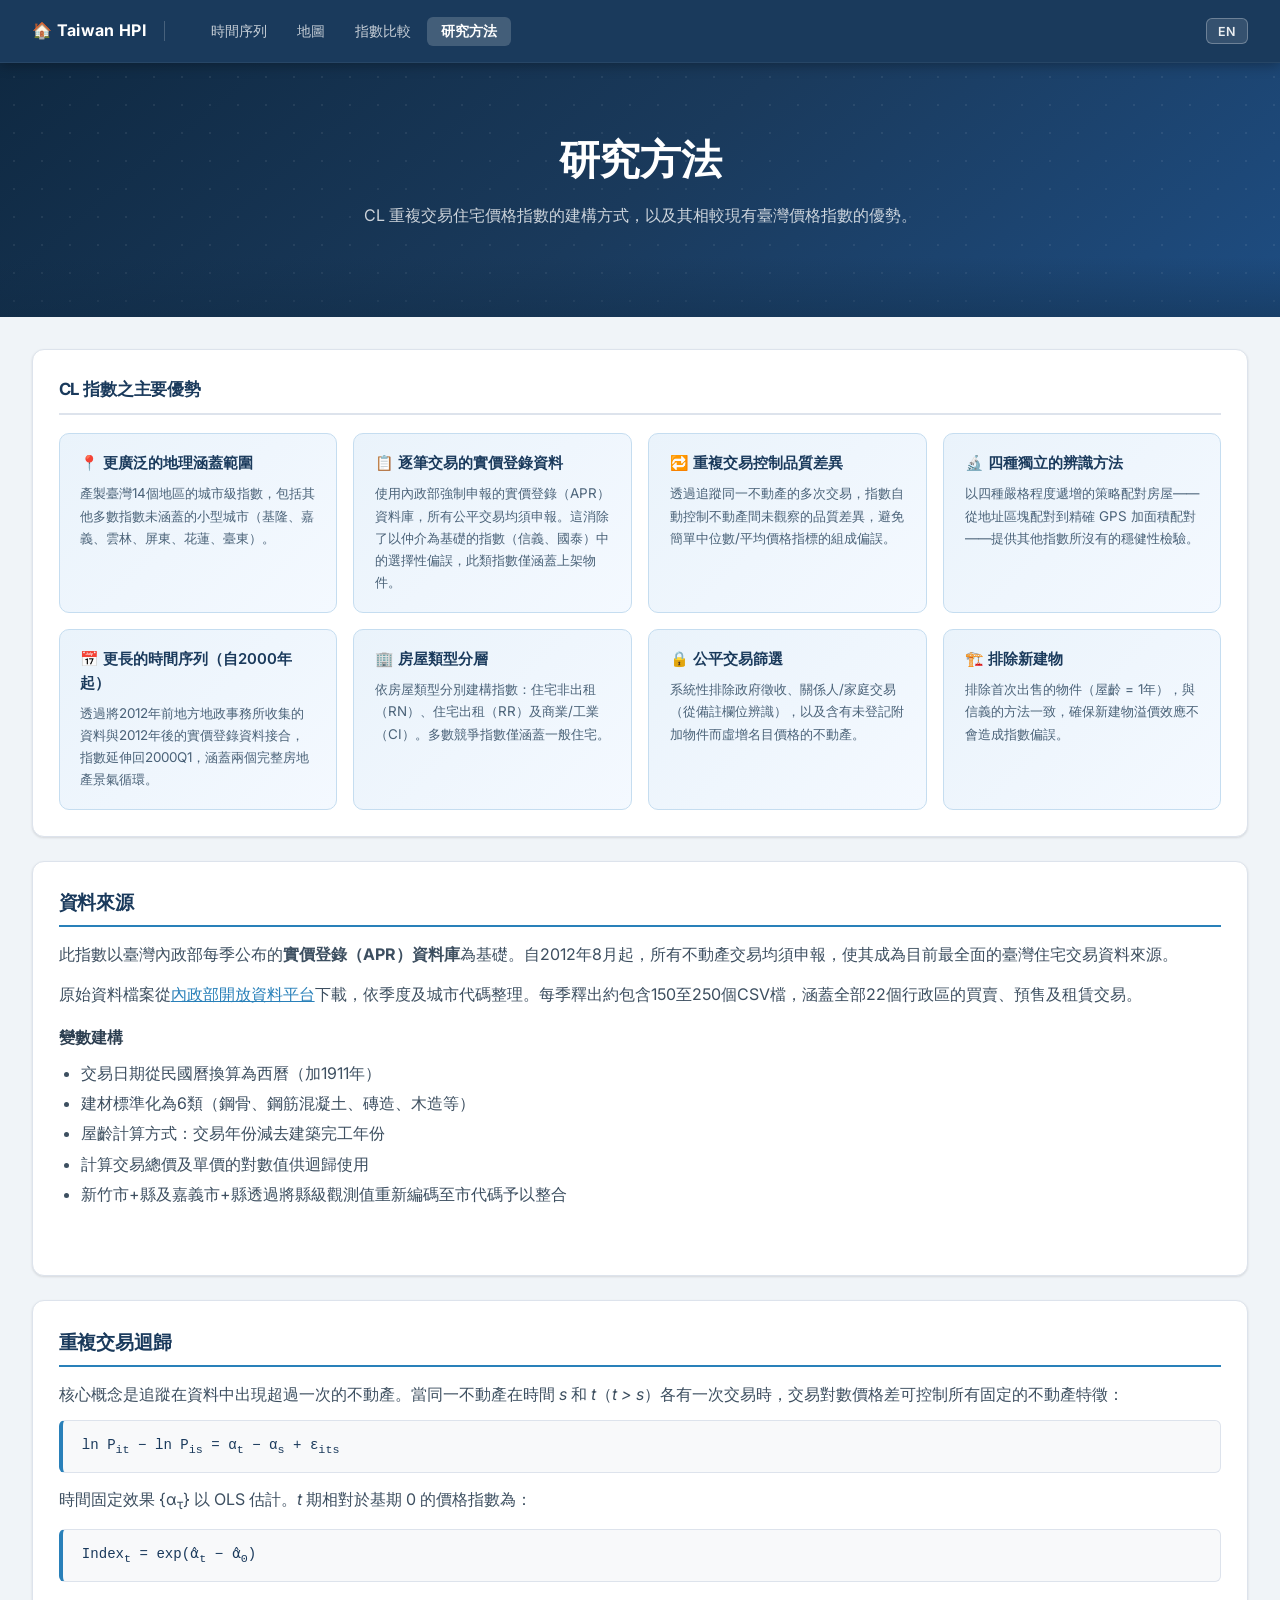
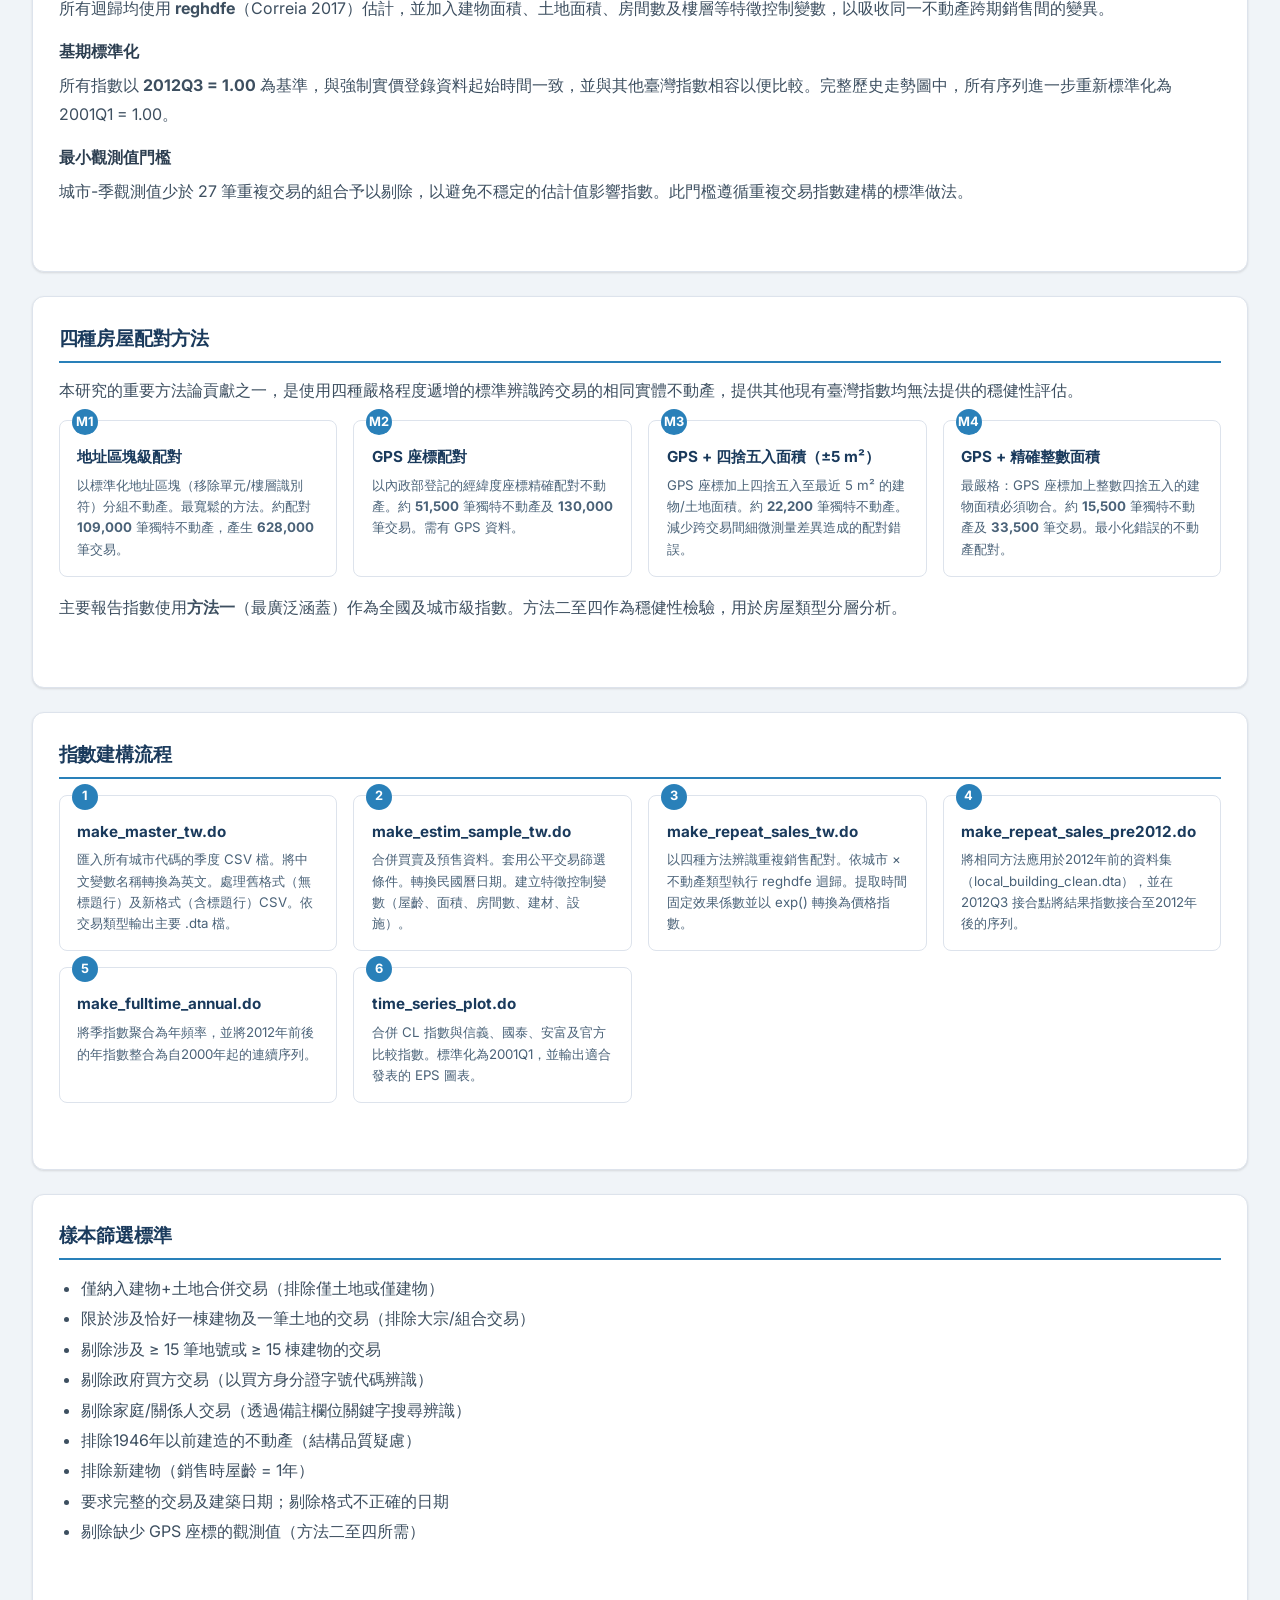
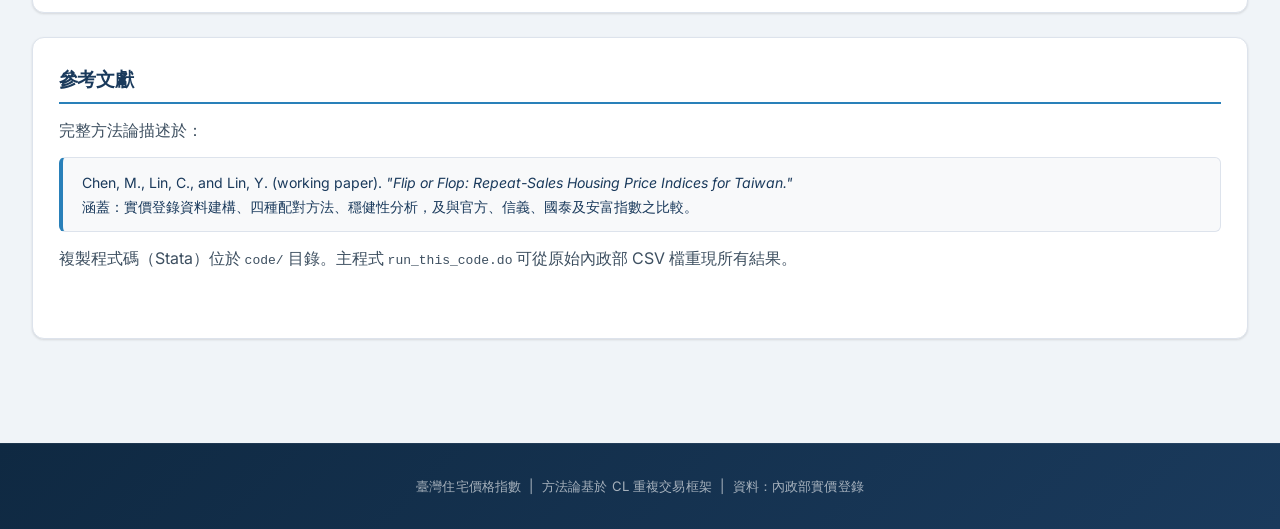
<file: methodology.html>
<!DOCTYPE html>
<html lang="zh">
<head>
  <meta charset="UTF-8">
  <meta name="viewport" content="width=device-width, initial-scale=1.0">
  <title data-i18n="page.title.methodology">研究方法 – 臺灣住宅價格指數</title>
  <link rel="stylesheet" href="css/style.css">
  <script src="js/i18n.js"></script>
  <style>
    .math-block {
      background: #f8f9fa;
      border: 1px solid var(--border);
      border-left: 4px solid var(--secondary);
      border-radius: 6px;
      padding: .8rem 1.2rem;
      font-family: 'Courier New', monospace;
      font-size: .88rem;
      color: var(--primary);
      margin: .75rem 0;
      overflow-x: auto;
    }
    .method-badge {
      display: inline-block;
      background: var(--secondary);
      color: #fff;
      border-radius: 4px;
      padding: .15rem .55rem;
      font-size: .78rem;
      font-weight: 600;
      margin-right: .4rem;
      vertical-align: middle;
    }
    .step-grid {
      display: grid;
      grid-template-columns: repeat(auto-fill, minmax(260px, 1fr));
      gap: 1rem;
      margin: 1rem 0;
    }
    .step-card {
      background: var(--card);
      border: 1px solid var(--border);
      border-radius: 8px;
      padding: 1rem 1.1rem;
      position: relative;
    }
    .step-num {
      position: absolute;
      top: -12px; left: 12px;
      background: var(--secondary);
      color: #fff;
      border-radius: 50%;
      width: 26px; height: 26px;
      display: flex; align-items: center; justify-content: center;
      font-weight: 700; font-size: .8rem;
    }
    .step-card h4 { margin-top: .5rem; font-size: .95rem; color: var(--primary); }
    .step-card p  { font-size: .83rem; color: #4a6278; line-height: 1.6; margin: .35rem 0 0; }
  </style>
</head>
<body>

<nav>
  <div class="nav-inner">
    <a class="nav-brand" href="index.html">🏠 Taiwan HPI</a>
    <ul class="nav-links">
      <li><a href="index.html"       data-i18n="nav.timeseries">時間序列</a></li>
      <li><a href="map.html"         data-i18n="nav.gismap">地圖</a></li>
      <li><a href="comparison.html"  data-i18n="nav.comparison">指數比較</a></li>
      <li><a href="methodology.html" class="active" data-i18n="nav.methodology">研究方法</a></li>
    </ul>
    <button id="lang-toggle" class="lang-btn"
            onclick="setLang(document.documentElement.lang==='zh'?'en':'zh')">EN</button>
  </div>
</nav>

<div class="hero">
  <div class="hero-content">
    <h1 data-i18n="meth.hero.title">研究方法</h1>
    <p  data-i18n="meth.hero.desc">CL 重複交易住宅價格指數的建構方式，以及其相較現有臺灣價格指數的優勢。</p>
  </div>
</div>

<div class="container">

  <!-- ── Key Advantages ────────────────────────────────────────── -->
  <div class="card">
    <div class="card-title" data-i18n="meth.adv.title">CL 指數之主要優勢</div>
    <div class="advantage-grid">

      <div class="advantage-card">
        <h4>📍 <span class="lang-zh">更廣泛的地理涵蓋範圍</span><span class="lang-en">Broader Geographic Coverage</span></h4>
        <p class="lang-zh">產製臺灣14個地區的城市級指數，包括其他多數指數未涵蓋的小型城市（基隆、嘉義、雲林、屏東、花蓮、臺東）。</p>
        <p class="lang-en">Produces separate city-level indices for 14 regions of Taiwan, including smaller cities and counties (Keelung, Chiayi, Yunlin, Pingtung, Hualien, Taitung) that are absent from most competing indices.</p>
      </div>

      <div class="advantage-card">
        <h4>📋 <span class="lang-zh">逐筆交易的實價登錄資料</span><span class="lang-en">Transaction-Level APR Data</span></h4>
        <p class="lang-zh">使用內政部強制申報的實價登錄（APR）資料庫，所有公平交易均須申報。這消除了以仲介為基礎的指數（信義、國泰）中的選擇性偏誤，此類指數僅涵蓋上架物件。</p>
        <p class="lang-en">Uses the Ministry of Interior's mandatory Actual Price Registration (APR) database — every arm's-length transaction must be reported. This eliminates the selection bias present in broker-based indices (Sinyi, Cathay), which only capture listed properties.</p>
      </div>

      <div class="advantage-card">
        <h4>🔁 <span class="lang-zh">重複交易控制品質差異</span><span class="lang-en">Repeat-Sales Controls for Quality</span></h4>
        <p class="lang-zh">透過追蹤同一不動產的多次交易，指數自動控制不動產間未觀察的品質差異，避免簡單中位數/平均價格指標的組成偏誤。</p>
        <p class="lang-en">By tracking the same property over multiple sales, the index automatically controls for unobserved quality differences across properties. This avoids the composition bias in simple median/average price measures.</p>
      </div>

      <div class="advantage-card">
        <h4>🔬 <span class="lang-zh">四種獨立的辨識方法</span><span class="lang-en">Four Independent Identification Methods</span></h4>
        <p class="lang-zh">以四種嚴格程度遞增的策略配對房屋——從地址區塊配對到精確 GPS 加面積配對——提供其他指數所沒有的穩健性檢驗。</p>
        <p class="lang-en">Properties are matched using four strategies of increasing stringency — from address-block matching to exact GPS + area matching — yielding a robustness check unavailable in other indices.</p>
      </div>

      <div class="advantage-card">
        <h4>📅 <span class="lang-zh">更長的時間序列（自2000年起）</span><span class="lang-en">Longer Time Series (from 2000)</span></h4>
        <p class="lang-zh">透過將2012年前地方地政事務所收集的資料與2012年後的實價登錄資料接合，指數延伸回2000Q1，涵蓋兩個完整房地產景氣循環。</p>
        <p class="lang-en">By splicing pre-2012 data collected from local land offices with post-2012 APR data, the index extends back to 2000Q1, providing two full real estate cycles for analysis.</p>
      </div>

      <div class="advantage-card">
        <h4>🏢 <span class="lang-zh">房屋類型分層</span><span class="lang-en">Property-Type Stratification</span></h4>
        <p class="lang-zh">依房屋類型分別建構指數：住宅非出租（RN）、住宅出租（RR）及商業/工業（CI）。多數競爭指數僅涵蓋一般住宅。</p>
        <p class="lang-en">Separate indices by property type: Residential-Non-rental (RN), Residential-Rental (RR), and Commercial/Industrial (CI). Most competing indices cover only general residential properties.</p>
      </div>

      <div class="advantage-card">
        <h4>🔒 <span class="lang-zh">公平交易篩選</span><span class="lang-en">Arm's-Length Filter</span></h4>
        <p class="lang-zh">系統性排除政府徵收、關係人/家庭交易（從備註欄位辨識），以及含有未登記附加物件而虛增名目價格的不動產。</p>
        <p class="lang-en">Systematically excludes government acquisitions, insider/family transactions (identified from the remarks field), and properties with unregistered add-ons that inflate nominal prices.</p>
      </div>

      <div class="advantage-card">
        <h4>🏗️ <span class="lang-zh">排除新建物</span><span class="lang-en">Excludes New Buildings</span></h4>
        <p class="lang-zh">排除首次出售的物件（屋齡 = 1年），與信義的方法一致，確保新建物溢價效應不會造成指數偏誤。</p>
        <p class="lang-en">Properties sold for the first time (age = 1 year) are excluded, consistent with the Sinyi methodology and ensuring that "new-build premium" effects do not bias the index.</p>
      </div>

    </div>
  </div>

  <!-- ── Data Source ───────────────────────────────────────────── -->
  <div class="card">
    <div class="method-section">
      <h2 data-i18n="meth.src.title">資料來源</h2>

      <p class="lang-zh">此指數以臺灣內政部每季公布的<strong>實價登錄（APR）資料庫</strong>為基礎。自2012年8月起，所有不動產交易均須申報，使其成為目前最全面的臺灣住宅交易資料來源。</p>
      <p class="lang-en">The index is based on the <strong>Actual Price Registration (APR) database</strong> (實價登錄) published quarterly by Taiwan's Ministry of Interior (MOI). Since August 2012, all real estate transactions must be registered, making this the most comprehensive source of Taiwan housing transaction data available.</p>

      <p class="lang-zh">原始資料檔案從<a href="https://plvr.land.moi.gov.tw/DownloadOpenData" target="_blank" style="color:var(--secondary)">內政部開放資料平台</a>下載，依季度及城市代碼整理。每季釋出約包含150至250個CSV檔，涵蓋全部22個行政區的買賣、預售及租賃交易。</p>
      <p class="lang-en">The raw data files are downloaded from the <a href="https://plvr.land.moi.gov.tw/DownloadOpenData" target="_blank" style="color:var(--secondary)">MOI Open Data Platform</a> and organized by quarter and city code. Each quarterly release contains approximately 150–250 CSV files covering sales, pre-sales, and rental transactions across all 22 administrative regions.</p>

      <h3><span class="lang-zh">變數建構</span><span class="lang-en">Variable Construction</span></h3>
      <ul>
        <li class="lang-zh">交易日期從民國曆換算為西曆（加1911年）</li>
        <li class="lang-en">Transaction dates converted from ROC calendar to Gregorian (add 1911)</li>
        <li class="lang-zh">建材標準化為6類（鋼骨、鋼筋混凝土、磚造、木造等）</li>
        <li class="lang-en">Building materials standardized into 6 categories (steel, reinforced concrete, brick, wood, etc.)</li>
        <li class="lang-zh">屋齡計算方式：交易年份減去建築完工年份</li>
        <li class="lang-en">Property age computed as transaction year minus construction completion year</li>
        <li class="lang-zh">計算交易總價及單價的對數值供迴歸使用</li>
        <li class="lang-en">Log transaction price and log unit price computed for regression</li>
        <li class="lang-zh">新竹市+縣及嘉義市+縣透過將縣級觀測值重新編碼至市代碼予以整合</li>
        <li class="lang-en">Hsinchu City+County and Chiayi City+County are consolidated by recoding county-level observations to city code</li>
      </ul>
    </div>
  </div>

  <!-- ── Repeat-Sales Method ───────────────────────────────────── -->
  <div class="card">
    <div class="method-section">
      <h2 data-i18n="meth.rs.title">重複交易迴歸</h2>

      <p class="lang-zh">核心概念是追蹤在資料中出現超過一次的不動產。當同一不動產在時間 <em>s</em> 和 <em>t</em>（<em>t &gt; s</em>）各有一次交易時，交易對數價格差可控制所有固定的不動產特徵：</p>
      <p class="lang-en">The core idea is to track properties that appear in the data more than once. When the same property transacts at times <em>s</em> and <em>t</em> (with <em>t &gt; s</em>), the log price difference controls for all fixed property characteristics:</p>

      <div class="math-block">
        ln P<sub>it</sub> − ln P<sub>is</sub> = α<sub>t</sub> − α<sub>s</sub> + ε<sub>its</sub>
      </div>

      <p class="lang-zh">時間固定效果 {α<sub>τ</sub>} 以 OLS 估計。<em>t</em> 期相對於基期 0 的價格指數為：</p>
      <p class="lang-en">The time fixed effects {α<sub>τ</sub>} are estimated via OLS. The price index at time t (relative to base period 0) is then:</p>

      <div class="math-block">
        Index<sub>t</sub> = exp(α̂<sub>t</sub> − α̂<sub>0</sub>)
      </div>

      <p class="lang-zh">所有迴歸均使用 <strong>reghdfe</strong>（Correia 2017）估計，並加入建物面積、土地面積、房間數及樓層等特徵控制變數，以吸收同一不動產跨期銷售間的變異。</p>
      <p class="lang-en">All regressions are estimated using <strong>reghdfe</strong> (Correia 2017) with hedonic controls for building area, land area, number of rooms, and floor number to absorb within-property variation across sale periods.</p>

      <h3><span class="lang-zh">基期標準化</span><span class="lang-en">Base Period Normalization</span></h3>
      <p class="lang-zh">所有指數以 <strong>2012Q3 = 1.00</strong> 為基準，與強制實價登錄資料起始時間一致，並與其他臺灣指數相容以便比較。完整歷史走勢圖中，所有序列進一步重新標準化為 2001Q1 = 1.00。</p>
      <p class="lang-en">All indices are normalized so that <strong>2012Q3 = 1.00</strong>. This coincides with the start of the mandatory APR data and aligns with other Taiwan indices for comparability. For the full-history plots, all series are further re-normalized to 2001Q1 = 1.00.</p>

      <h3><span class="lang-zh">最小觀測值門檻</span><span class="lang-en">Minimum Cell Size</span></h3>
      <p class="lang-zh">城市-季觀測值少於 27 筆重複交易的組合予以剔除，以避免不穩定的估計值影響指數。此門檻遵循重複交易指數建構的標準做法。</p>
      <p class="lang-en">City-quarter cells with fewer than 27 repeat-sale observations are dropped to prevent unstable estimates from driving the index. This threshold follows standard practice in repeat-sales index construction.</p>
    </div>
  </div>

  <!-- ── Four Identification Methods ──────────────────────────── -->
  <div class="card">
    <div class="method-section">
      <h2 data-i18n="meth.methods.title">四種房屋配對方法</h2>

      <p class="lang-zh">本研究的重要方法論貢獻之一，是使用四種嚴格程度遞增的標準辨識跨交易的相同實體不動產，提供其他現有臺灣指數均無法提供的穩健性評估。</p>
      <p class="lang-en">A key methodological contribution is the use of four progressively stringent criteria for identifying the same physical property across transactions. This allows a robustness assessment unavailable in any existing Taiwan index.</p>

      <div class="step-grid">
        <div class="step-card">
          <div class="step-num">M1</div>
          <h4>
            <span class="lang-zh">地址區塊級配對</span>
            <span class="lang-en">Block-Level Address Matching</span>
          </h4>
          <p class="lang-zh">以標準化地址區塊（移除單元/樓層識別符）分組不動產。最寬鬆的方法。約配對 <strong>109,000</strong> 筆獨特不動產，產生 <strong>628,000</strong> 筆交易。</p>
          <p class="lang-en">Properties are grouped by standardized block-level address (removing unit/floor identifiers). Most permissive method. Approximately <strong>109,000</strong> unique properties matched, yielding <strong>628,000</strong> transactions.</p>
        </div>
        <div class="step-card">
          <div class="step-num">M2</div>
          <h4>
            <span class="lang-zh">GPS 座標配對</span>
            <span class="lang-en">GPS Coordinate Matching</span>
          </h4>
          <p class="lang-zh">以內政部登記的經緯度座標精確配對不動產。約 <strong>51,500</strong> 筆獨特不動產及 <strong>130,000</strong> 筆交易。需有 GPS 資料。</p>
          <p class="lang-en">Properties matched exactly on latitude/longitude coordinates registered with the MOI. Approximately <strong>51,500</strong> unique properties and <strong>130,000</strong> transactions. Requires GPS data to be available.</p>
        </div>
        <div class="step-card">
          <div class="step-num">M3</div>
          <h4>
            <span class="lang-zh">GPS + 四捨五入面積（±5 m²）</span>
            <span class="lang-en">GPS + Rounded Area (±5 m²)</span>
          </h4>
          <p class="lang-zh">GPS 座標加上四捨五入至最近 5 m² 的建物/土地面積。約 <strong>22,200</strong> 筆獨特不動產。減少跨交易間細微測量差異造成的配對錯誤。</p>
          <p class="lang-en">GPS coordinates plus building/land areas rounded to the nearest 5 m². Approximately <strong>22,200</strong> unique properties. Reduces mismatches arising from minor measurement differences across transactions.</p>
        </div>
        <div class="step-card">
          <div class="step-num">M4</div>
          <h4>
            <span class="lang-zh">GPS + 精確整數面積</span>
            <span class="lang-en">GPS + Exact Integer Area</span>
          </h4>
          <p class="lang-zh">最嚴格：GPS 座標加上整數四捨五入的建物面積必須吻合。約 <strong>15,500</strong> 筆獨特不動產及 <strong>33,500</strong> 筆交易。最小化錯誤的不動產配對。</p>
          <p class="lang-en">Most stringent: GPS coordinates plus integer-rounded building area must match. Approximately <strong>15,500</strong> unique properties and <strong>33,500</strong> transactions. Minimizes false positive property matches.</p>
        </div>
      </div>

      <p style="margin-top:.75rem" class="lang-zh">主要報告指數使用<strong>方法一</strong>（最廣泛涵蓋）作為全國及城市級指數。方法二至四作為穩健性檢驗，用於房屋類型分層分析。</p>
      <p style="margin-top:.75rem" class="lang-en">The main reported index uses <strong>Method 1</strong> (broadest coverage) for the aggregate national and city-level indices. Methods 2–4 serve as robustness checks and are used in the property-type stratified analyses.</p>
    </div>
  </div>

  <!-- ── Construction Workflow ─────────────────────────────────── -->
  <div class="card">
    <div class="method-section">
      <h2 data-i18n="meth.wf.title">指數建構流程</h2>

      <div class="step-grid" style="grid-template-columns: repeat(auto-fill, minmax(220px,1fr))">
        <div class="step-card">
          <div class="step-num">1</div>
          <h4>make_master_tw.do</h4>
          <p class="lang-zh">匯入所有城市代碼的季度 CSV 檔。將中文變數名稱轉換為英文。處理舊格式（無標題行）及新格式（含標題行）CSV。依交易類型輸出主要 .dta 檔。</p>
          <p class="lang-en">Imports quarterly CSV files for all city codes. Renames Chinese variables to English. Handles old (no header) and new (with header) CSV formats. Outputs master .dta files by transaction type.</p>
        </div>
        <div class="step-card">
          <div class="step-num">2</div>
          <h4>make_estim_sample_tw.do</h4>
          <p class="lang-zh">合併買賣及預售資料。套用公平交易篩選條件。轉換民國曆日期。建立特徵控制變數（屋齡、面積、房間數、建材、設施）。</p>
          <p class="lang-en">Combines sales and presale data. Applies arm's-length filters. Converts ROC calendar dates. Creates hedonic control variables (age, area, rooms, material, amenities).</p>
        </div>
        <div class="step-card">
          <div class="step-num">3</div>
          <h4>make_repeat_sales_tw.do</h4>
          <p class="lang-zh">以四種方法辨識重複銷售配對。依城市 × 不動產類型執行 reghdfe 迴歸。提取時間固定效果係數並以 exp() 轉換為價格指數。</p>
          <p class="lang-en">Identifies repeat-sale pairs using all 4 methods. Runs reghdfe regressions by city × property type. Extracts time-fixed-effect coefficients and converts to price indices via exp() transformation.</p>
        </div>
        <div class="step-card">
          <div class="step-num">4</div>
          <h4>make_repeat_sales_pre2012.do</h4>
          <p class="lang-zh">將相同方法應用於2012年前的資料集（local_building_clean.dta），並在2012Q3 接合點將結果指數接合至2012年後的序列。</p>
          <p class="lang-en">Applies the same methodology to the pre-2012 dataset (local_building_clean.dta) and splices the resulting index to the post-2012 series at the 2012Q3 junction.</p>
        </div>
        <div class="step-card">
          <div class="step-num">5</div>
          <h4>make_fulltime_annual.do</h4>
          <p class="lang-zh">將季指數聚合為年頻率，並將2012年前後的年指數整合為自2000年起的連續序列。</p>
          <p class="lang-en">Aggregates the quarterly series to annual frequency and merges the pre- and post-2012 annual indices into a continuous series from 2000 onward.</p>
        </div>
        <div class="step-card">
          <div class="step-num">6</div>
          <h4>time_series_plot.do</h4>
          <p class="lang-zh">合併 CL 指數與信義、國泰、安富及官方比較指數。標準化為2001Q1，並輸出適合發表的 EPS 圖表。</p>
          <p class="lang-en">Merges CL indices with Sinyi, Cathay, AIFE, and Official comparison indices. Normalizes to 2001Q1 and exports publication-quality EPS plots.</p>
        </div>
      </div>
    </div>
  </div>

  <!-- ── Sample Selection ───────────────────────────────────────── -->
  <div class="card">
    <div class="method-section">
      <h2 data-i18n="meth.sample.title">樣本篩選標準</h2>
      <ul>
        <li class="lang-zh">僅納入建物+土地合併交易（排除僅土地或僅建物）</li>
        <li class="lang-en">Include only <em>building + land</em> bundle transactions (excludes land-only or building-only)</li>
        <li class="lang-zh">限於涉及恰好一棟建物及一筆土地的交易（排除大宗/組合交易）</li>
        <li class="lang-en">Restrict to transactions involving exactly one building unit and one land parcel (excludes bulk/portfolio deals)</li>
        <li class="lang-zh">剔除涉及 ≥ 15 筆地號或 ≥ 15 棟建物的交易</li>
        <li class="lang-en">Transactions with ≥ 15 parcels or ≥ 15 units are dropped</li>
        <li class="lang-zh">剔除政府買方交易（以買方身分證字號代碼辨識）</li>
        <li class="lang-en">Drop government-buyer transactions (identified from buyer identifier codes)</li>
        <li class="lang-zh">剔除家庭/關係人交易（透過備註欄位關鍵字搜尋辨識）</li>
        <li class="lang-en">Drop family/insider transactions (identified from the remarks field via keyword search)</li>
        <li class="lang-zh">排除1946年以前建造的不動產（結構品質疑慮）</li>
        <li class="lang-en">Exclude properties constructed before 1946 (structural quality concerns)</li>
        <li class="lang-zh">排除新建物（銷售時屋齡 = 1年）</li>
        <li class="lang-en">Exclude new buildings (age = 1 year at time of sale)</li>
        <li class="lang-zh">要求完整的交易及建築日期；剔除格式不正確的日期</li>
        <li class="lang-en">Require complete transaction and construction dates; drop malformed dates</li>
        <li class="lang-zh">剔除缺少 GPS 座標的觀測值（方法二至四所需）</li>
        <li class="lang-en">Drop observations with missing GPS coordinates (required for Methods 2–4)</li>
      </ul>
    </div>
  </div>

  <!-- ── Citation ──────────────────────────────────────────────── -->
  <div class="card">
    <div class="method-section">
      <h2 data-i18n="meth.cite.title">參考文獻</h2>

      <p class="lang-zh">完整方法論描述於：</p>
      <p class="lang-en">The full methodology is described in:</p>

      <div class="math-block" style="font-family:inherit;font-size:.88rem;line-height:1.7">
        Chen, M., Lin, C., and Lin, Y. (working paper).
        <em>"Flip or Flop: Repeat-Sales Housing Price Indices for Taiwan."</em><br>
        <span class="lang-zh">涵蓋：實價登錄資料建構、四種配對方法、穩健性分析，及與官方、信義、國泰及安富指數之比較。</span>
        <span class="lang-en">Covers: APR data construction, four matching methods, robustness analysis, and comparison with Official, Sinyi, Cathay, and AIFE indices.</span>
      </div>

      <p class="lang-zh">複製程式碼（Stata）位於 <code>code/</code> 目錄。主程式 <code>run_this_code.do</code> 可從原始內政部 CSV 檔重現所有結果。</p>
      <p class="lang-en">Replication code (Stata) is available in the <code>code/</code> directory. The master script <code>run_this_code.do</code> reproduces all results from raw MOI CSV files.</p>
    </div>
  </div>

</div>

<footer data-i18n="meth.footer">
  臺灣住宅價格指數 &nbsp;|&nbsp;
  方法論基於 CL 重複交易框架 &nbsp;|&nbsp;
  資料：內政部實價登錄
</footer>

<script>
function onLangChange(lang) {
  // Static page — data-i18n and lang-zh/lang-en CSS handle everything
}
initLang();
</script>
</body>
</html>
</file>
<file: css/style.css>
/* Taiwan Housing Price Index – Main Stylesheet */

@import url('https://fonts.googleapis.com/css2?family=Inter:wght@400;500;600;700&display=swap');

:root {
  --primary:    #1a3a5c;
  --secondary:  #2980b9;
  --accent:     #e74c3c;
  --bg:         #f0f4f8;
  --card:       #ffffff;
  --border:     #dde3ec;
  --text:       #2c3e50;
  --muted:      #7f8c9b;
  --success:    #27ae60;
  --warning:    #e67e22;
  --shadow-sm:  0 1px 3px rgba(0,0,0,.07), 0 1px 2px rgba(0,0,0,.05);
  --shadow-md:  0 4px 16px rgba(0,0,0,.09), 0 1px 4px rgba(0,0,0,.05);
  --shadow-lg:  0 8px 32px rgba(0,0,0,.12), 0 2px 8px rgba(0,0,0,.06);
  --radius:     12px;
  --transition: .18s ease;
}

* { box-sizing: border-box; margin: 0; padding: 0; }
html { scroll-behavior: smooth; }
body {
  font-family: 'Inter', 'Segoe UI', system-ui, -apple-system, sans-serif;
  background: var(--bg);
  color: var(--text);
  min-height: 100vh;
  line-height: 1.6;
  -webkit-font-smoothing: antialiased;
}

/* ── Navigation ──────────────────────────────────────────────────── */
nav {
  background: var(--primary);
  padding: 0 2rem;
  position: sticky;
  top: 0;
  z-index: 1000;
  box-shadow: 0 2px 12px rgba(0,0,0,.3);
  border-bottom: 1px solid rgba(255,255,255,.06);
}
.nav-inner {
  max-width: 1280px;
  margin: 0 auto;
  display: flex;
  align-items: center;
  height: 62px;
  gap: 2rem;
}
.nav-brand {
  color: #fff;
  font-size: 1rem;
  font-weight: 700;
  text-decoration: none;
  white-space: nowrap;
  letter-spacing: 0.02em;
  display: flex;
  align-items: center;
  gap: .4rem;
}
.nav-brand::after {
  content: '';
  display: block;
  width: 1px;
  height: 20px;
  background: rgba(255,255,255,.2);
  margin-left: .75rem;
}
.nav-links {
  display: flex;
  gap: 0.15rem;
  list-style: none;
  flex-wrap: wrap;
}
.nav-links a {
  color: rgba(255,255,255,.75);
  text-decoration: none;
  font-size: 0.85rem;
  font-weight: 500;
  padding: 0.4rem 0.85rem;
  border-radius: 6px;
  transition: background var(--transition), color var(--transition);
  letter-spacing: .01em;
}
.nav-links a:hover { background: rgba(255,255,255,.12); color: #fff; }
.nav-links a.active {
  background: rgba(255,255,255,.18);
  color: #fff;
  font-weight: 600;
}

/* ── Hero ────────────────────────────────────────────────────────── */
.hero {
  background: linear-gradient(140deg, #0f2942 0%, #1a3a5c 50%, #1e4d82 100%);
  color: #fff;
  padding: 4rem 2rem 3.5rem;
  text-align: center;
  position: relative;
  overflow: hidden;
}
/* Subtle dot-grid overlay */
.hero::before {
  content: '';
  position: absolute;
  inset: 0;
  background-image: radial-gradient(circle, rgba(255,255,255,.07) 1px, transparent 1px);
  background-size: 28px 28px;
  pointer-events: none;
}
/* Soft bottom fade */
.hero::after {
  content: '';
  position: absolute;
  bottom: 0; left: 0; right: 0;
  height: 60px;
  background: linear-gradient(to bottom, transparent, rgba(15,41,66,.4));
  pointer-events: none;
}
.hero-content { position: relative; z-index: 1; }
.hero h1 {
  font-size: clamp(1.6rem, 3.2vw, 2.6rem);
  font-weight: 700;
  margin-bottom: .6rem;
  letter-spacing: -.01em;
}
.hero p {
  color: rgba(255,255,255,.78);
  font-size: 1rem;
  max-width: 660px;
  margin: 0 auto 2rem;
  line-height: 1.7;
}

/* Hero stats strip */
.hero-stats {
  display: flex;
  justify-content: center;
  gap: 0;
  flex-wrap: wrap;
  max-width: 640px;
  margin: 0 auto;
  position: relative;
  z-index: 1;
}
.hero-stat {
  flex: 1;
  min-width: 120px;
  padding: 1rem 1.25rem;
  border-right: 1px solid rgba(255,255,255,.15);
  text-align: center;
}
.hero-stat:last-child { border-right: none; }
.hero-stat-num {
  font-size: 1.9rem;
  font-weight: 700;
  color: #fff;
  line-height: 1;
  letter-spacing: -.02em;
}
.hero-stat-lbl {
  font-size: .75rem;
  color: rgba(255,255,255,.65);
  margin-top: .3rem;
  font-weight: 500;
  letter-spacing: .03em;
  text-transform: uppercase;
}

/* ── Layout ──────────────────────────────────────────────────────── */
.container {
  max-width: 1280px;
  margin: 0 auto;
  padding: 2rem;
}

/* ── Cards ───────────────────────────────────────────────────────── */
.card {
  background: var(--card);
  border: 1px solid var(--border);
  border-radius: var(--radius);
  padding: 1.6rem;
  margin-bottom: 1.5rem;
  box-shadow: var(--shadow-sm);
  transition: box-shadow var(--transition), transform var(--transition);
}
.card:hover {
  box-shadow: var(--shadow-md);
}
.card-title {
  font-size: 1.05rem;
  font-weight: 700;
  color: var(--primary);
  margin-bottom: 1.1rem;
  padding-bottom: .65rem;
  border-bottom: 2px solid var(--border);
  display: flex;
  align-items: center;
  gap: .5rem;
  letter-spacing: -.01em;
}

/* ── Buttons ─────────────────────────────────────────────────────── */
.btn {
  display: inline-flex;
  align-items: center;
  gap: .4rem;
  padding: .5rem 1.1rem;
  border-radius: 7px;
  font-size: .875rem;
  font-weight: 600;
  cursor: pointer;
  border: none;
  text-decoration: none;
  transition: all var(--transition);
  letter-spacing: .01em;
}
.btn:hover { transform: translateY(-1px); }
.btn-primary {
  background: var(--secondary);
  color: #fff;
  box-shadow: 0 2px 8px rgba(41,128,185,.35);
}
.btn-primary:hover { box-shadow: 0 4px 14px rgba(41,128,185,.45); }
.btn-success {
  background: var(--success);
  color: #fff;
  box-shadow: 0 2px 8px rgba(39,174,96,.3);
}
.btn-success:hover { box-shadow: 0 4px 14px rgba(39,174,96,.4); }
.btn-outline {
  background: #fff;
  border: 1.5px solid var(--secondary);
  color: var(--secondary);
}
.btn-outline:hover { background: #eaf4fb; }
.btn-sm { padding: .3rem .75rem; font-size: .8rem; }

/* ── Chart controls ──────────────────────────────────────────────── */
.controls {
  display: flex;
  flex-wrap: wrap;
  gap: .5rem;
  align-items: center;
  margin-bottom: 1rem;
}
.freq-toggle {
  display: flex;
  border: 1.5px solid var(--border);
  border-radius: 7px;
  overflow: hidden;
  box-shadow: var(--shadow-sm);
}
.freq-toggle button {
  padding: .35rem 1rem;
  font-size: .84rem;
  font-weight: 500;
  background: #fff;
  border: none;
  cursor: pointer;
  color: var(--muted);
  transition: background var(--transition), color var(--transition);
  font-family: inherit;
}
.freq-toggle button.active {
  background: var(--secondary);
  color: #fff;
  font-weight: 600;
}
.freq-toggle button:not(.active):hover { background: #f0f4f8; }

/* ── City selector ───────────────────────────────────────────────── */
.city-grid {
  display: flex;
  flex-wrap: wrap;
  gap: .4rem;
  margin-bottom: 1rem;
}
.city-chip {
  display: inline-flex;
  align-items: center;
  gap: .4rem;
  padding: .28rem .75rem;
  border-radius: 999px;
  font-size: .78rem;
  font-weight: 500;
  cursor: pointer;
  border: 1.5px solid transparent;
  transition: all var(--transition);
  user-select: none;
}
.city-chip .swatch {
  width: 9px; height: 9px;
  border-radius: 50%;
  flex-shrink: 0;
}
.city-chip.active  { opacity: 1; border-color: currentColor; box-shadow: 0 1px 4px rgba(0,0,0,.1); }
.city-chip.inactive{ opacity: 0.38; }
.city-chip:hover   { opacity: .85; transform: scale(1.04); }

/* ── Chart container ─────────────────────────────────────────────── */
.chart-wrap    { position: relative; height: 420px; }
.chart-wrap-lg { height: 520px; }

/* ── Download bar ────────────────────────────────────────────────── */
.download-bar {
  display: flex;
  flex-wrap: wrap;
  gap: .65rem;
  align-items: center;
  padding: 1rem 1.5rem;
  background: linear-gradient(135deg, #eaf3fb 0%, #f0f7ff 100%);
  border: 1px solid #c5ddf0;
  border-radius: var(--radius);
  margin-bottom: 1.5rem;
  box-shadow: var(--shadow-sm);
}
.download-bar span {
  font-size: .875rem;
  color: var(--primary);
  font-weight: 600;
  margin-right: .25rem;
}

/* ── Stats table ─────────────────────────────────────────────────── */
.stats-table {
  width: 100%;
  border-collapse: collapse;
  font-size: .88rem;
}
.stats-table thead tr {
  background: linear-gradient(135deg, #eaf3fb, #f4f8fc);
  color: var(--primary);
}
.stats-table th {
  padding: .7rem .9rem;
  font-weight: 600;
  font-size: .82rem;
  letter-spacing: .02em;
  text-transform: uppercase;
}
.stats-table td { padding: .6rem .9rem; border-bottom: 1px solid #f0f4f8; }
.stats-table tbody tr:last-child td { border-bottom: none; }
.stats-table tbody tr:hover td { background: #f7fafd; }

/* ── Map ─────────────────────────────────────────────────────────── */
#map { height: 580px; border-radius: 10px; }
.map-info-panel {
  background: var(--card);
  border: 1px solid var(--border);
  border-radius: var(--radius);
  padding: 1.25rem;
  min-height: 200px;
}
.stat-grid {
  display: grid;
  grid-template-columns: 1fr 1fr 1fr;
  gap: .65rem;
  margin-top: .75rem;
}
.stat-box {
  background: var(--bg);
  border: 1px solid var(--border);
  border-radius: 8px;
  padding: .75rem .5rem;
  text-align: center;
}
.stat-box .val {
  font-size: 1.45rem;
  font-weight: 700;
  color: var(--primary);
  letter-spacing: -.02em;
}
.stat-box .lbl { font-size: .72rem; color: var(--muted); margin-top: .2rem; line-height: 1.4; }
.positive { color: var(--accent)   !important; }
.negative { color: var(--success)  !important; }

/* ── Methodology page ────────────────────────────────────────────── */
.method-section { margin-bottom: 2.5rem; }
.method-section h2 {
  font-size: 1.2rem;
  font-weight: 700;
  color: var(--primary);
  margin-bottom: .8rem;
  padding-bottom: .45rem;
  border-bottom: 2px solid var(--secondary);
  letter-spacing: -.01em;
}
.method-section h3 {
  font-size: .97rem;
  font-weight: 600;
  color: var(--text);
  margin: 1.1rem 0 .4rem;
}
.method-section p  { line-height: 1.78; color: #3d4f60; margin-bottom: .75rem; }
.method-section ul { padding-left: 1.4rem; line-height: 1.9; color: #3d4f60; }

.advantage-grid {
  display: grid;
  grid-template-columns: repeat(auto-fill, minmax(270px, 1fr));
  gap: 1rem;
  margin-top: 1rem;
}
.advantage-card {
  background: linear-gradient(135deg, #eaf3fb 0%, #f4f9ff 100%);
  border: 1px solid #c5ddf0;
  border-radius: 10px;
  padding: 1.15rem 1.3rem;
  transition: box-shadow var(--transition), transform var(--transition);
}
.advantage-card:hover {
  box-shadow: var(--shadow-md);
  transform: translateY(-2px);
}
.advantage-card h4 { color: var(--primary); font-size: .93rem; font-weight: 600; margin-bottom: .4rem; }
.advantage-card p  { font-size: .84rem; color: #4a6278; line-height: 1.65; margin: 0; }

/* ── Comparison index cards ──────────────────────────────────────── */
.index-cards {
  display: grid;
  grid-template-columns: repeat(auto-fill, minmax(220px, 1fr));
  gap: .85rem;
  margin-top: 1rem;
}
.index-card {
  border-radius: 10px;
  border: 1px solid var(--border);
  border-left-width: 4px;
  background: var(--card);
  padding: 1rem 1.1rem;
  transition: box-shadow var(--transition), transform var(--transition);
}
.index-card:hover { box-shadow: var(--shadow-md); transform: translateY(-2px); }
.index-card h4 { font-size: .9rem; font-weight: 600; color: var(--primary); }
.index-card p  { font-size: .78rem; color: var(--muted); line-height: 1.55; margin-top: .3rem; }

/* ── Tooltip ─────────────────────────────────────────────────────── */
.custom-tooltip {
  background: rgba(15,25,45,.93);
  color: #fff;
  border-radius: 8px;
  padding: .6rem .9rem;
  font-size: .82rem;
  pointer-events: none;
  box-shadow: 0 4px 16px rgba(0,0,0,.35);
}

/* ── Responsive ──────────────────────────────────────────────────── */
@media (max-width: 900px) {
  .hero-stats { gap: 0; }
  .hero-stat  { min-width: 90px; padding: .75rem .9rem; }
}
@media (max-width: 768px) {
  .container  { padding: 1rem; }
  .hero       { padding: 2.5rem 1.25rem 2rem; }
  .chart-wrap { height: 300px; }
  .chart-wrap-lg { height: 360px; }
  #map        { height: 360px; }
  .stat-grid  { grid-template-columns: 1fr 1fr; }
  .hero-stat-num { font-size: 1.5rem; }
}

/* ── Update badge ────────────────────────────────────────────────── */
.update-badge {
  display: inline-flex;
  align-items: center;
  background: var(--success);
  color: #fff;
  border-radius: 999px;
  padding: .15rem .65rem;
  font-size: .7rem;
  font-weight: 600;
  vertical-align: middle;
  letter-spacing: .02em;
}

/* ── Note box ────────────────────────────────────────────────────── */
.note-box {
  background: #fffbeb;
  border: 1px solid #f5d76e;
  border-left: 4px solid #f59e0b;
  border-radius: 8px;
  padding: .85rem 1.1rem;
  font-size: .85rem;
  color: #78350f;
  margin-bottom: 1.2rem;
  line-height: 1.6;
}

/* ── Footer ──────────────────────────────────────────────────────── */
footer {
  background: linear-gradient(135deg, #0f2942 0%, var(--primary) 100%);
  color: rgba(255,255,255,.62);
  text-align: center;
  padding: 2rem 1.5rem;
  font-size: .82rem;
  margin-top: 3rem;
  border-top: 1px solid rgba(255,255,255,.06);
  letter-spacing: .01em;
}
footer a { color: rgba(255,255,255,.82); }

/* ── Language toggle button ──────────────────────────────────────── */
.lang-btn {
  margin-left: auto;
  background: rgba(255,255,255,.12);
  color: rgba(255,255,255,.9);
  border: 1px solid rgba(255,255,255,.28);
  border-radius: 6px;
  padding: .28rem .7rem;
  font-size: .78rem;
  font-weight: 600;
  cursor: pointer;
  transition: background var(--transition), border-color var(--transition);
  white-space: nowrap;
  flex-shrink: 0;
  font-family: inherit;
  letter-spacing: .04em;
}
.lang-btn:hover {
  background: rgba(255,255,255,.22);
  border-color: rgba(255,255,255,.45);
}

/* ── Bilingual visibility ────────────────────────────────────────── */
html[lang="zh"] .lang-en { display: none !important; }
html[lang="en"] .lang-zh { display: none !important; }
</file>
